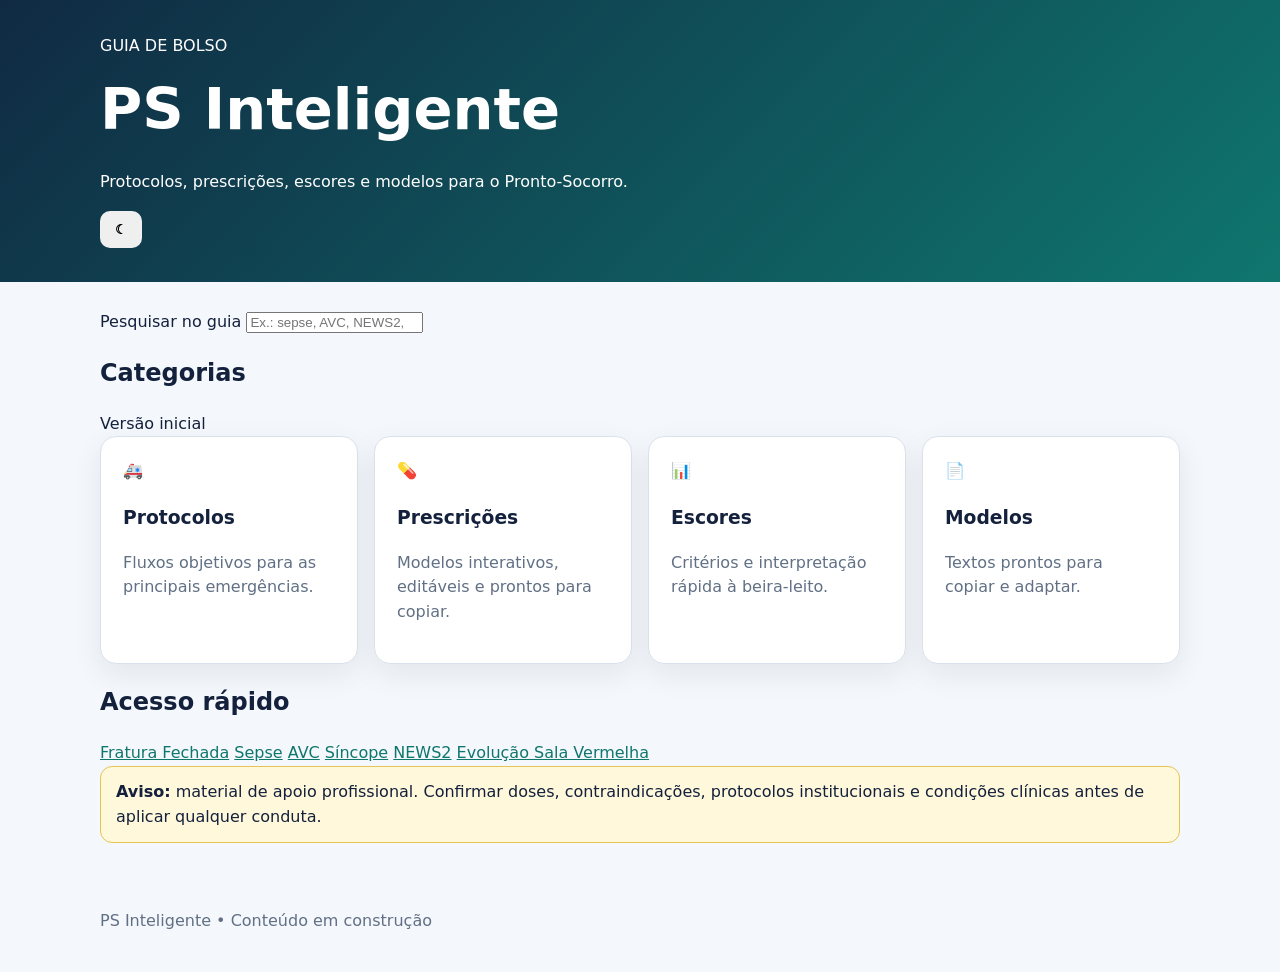
<file: index.html>
<!DOCTYPE html>
<html lang="pt-BR">
<head>
  <meta charset="UTF-8">
  <meta name="viewport" content="width=device-width, initial-scale=1.0">
  <meta name="description" content="Guia rápido para atendimento no pronto-socorro.">
  <title>PS Inteligente</title>
  <link rel="stylesheet" href="assets/style.css">
</head>
<body>
  <header class="topbar">
    <div class="container hero">
      <div>
        <span class="eyebrow">GUIA DE BOLSO</span>
        <h1>PS Inteligente</h1>
        <p>Protocolos, prescrições, escores e modelos para o Pronto-Socorro.</p>
      </div>
      <button id="themeButton" class="theme-button" type="button" aria-label="Alternar tema">☾</button>
    </div>
  </header>

  <main class="container">
    <section class="search-box">
      <label for="search">Pesquisar no guia</label>
      <input id="search" type="search" placeholder="Ex.: sepse, AVC, NEWS2, alta..." autocomplete="off">
      <p id="resultCount" class="muted"></p>
    </section>

    <section>
      <div class="section-heading">
        <h2>Categorias</h2>
        <span class="badge">Versão inicial</span>
      </div>

      <div id="cardGrid" class="grid">
        <a class="card searchable" data-search="protocolos sepse avc dor toracica sincope choque" href="protocolos/index.html">
          <div class="icon">🚑</div>
          <h3>Protocolos</h3>
          <p>Fluxos objetivos para as principais emergências.</p>
        </a>

        <a class="card searchable" data-search="prescricoes medicamentos doses diluicoes infusao fratura fechada" href="prescricoes/index.html">
          <div class="icon">💊</div>
          <h3>Prescrições</h3>
          <p>Modelos interativos, editáveis e prontos para copiar.</p>
        </a>

        <a class="card searchable" data-search="escores news2 heart wells curb65 glasgow" href="escores/index.html">
          <div class="icon">📊</div>
          <h3>Escores</h3>
          <p>Critérios e interpretação rápida à beira-leito.</p>
        </a>

        <a class="card searchable" data-search="modelos evolucao alta internacao transferencia obito" href="modelos/index.html">
          <div class="icon">📄</div>
          <h3>Modelos</h3>
          <p>Textos prontos para copiar e adaptar.</p>
        </a>
      </div>
    </section>

    <section class="quick-links">
      <h2>Acesso rápido</h2>
      <div class="link-list">
        <a class="searchable" data-search="fratura fechada prescrição ortopedia" href="prescricoes/fratura-fechada.html">Fratura Fechada</a>
        <a class="searchable" data-search="sepse protocolo" href="protocolos/sepse.html">Sepse</a>
        <a class="searchable" data-search="avc protocolo" href="protocolos/avc.html">AVC</a>
        <a class="searchable" data-search="sincope protocolo" href="protocolos/sincope.html">Síncope</a>
        <a class="searchable" data-search="news2 escore" href="escores/news2.html">NEWS2</a>
        <a class="searchable" data-search="evolucao sala vermelha modelo" href="modelos/evolucao-sala-vermelha.html">Evolução Sala Vermelha</a>
      </div>
    </section>

    <aside class="warning">
      <strong>Aviso:</strong> material de apoio profissional. Confirmar doses, contraindicações, protocolos institucionais e condições clínicas antes de aplicar qualquer conduta.
    </aside>
  </main>

  <footer>
    <div class="container">
      <p>PS Inteligente • Conteúdo em construção</p>
    </div>
  </footer>

  <script src="assets/script.js"></script>
</body>
</html>
</file>
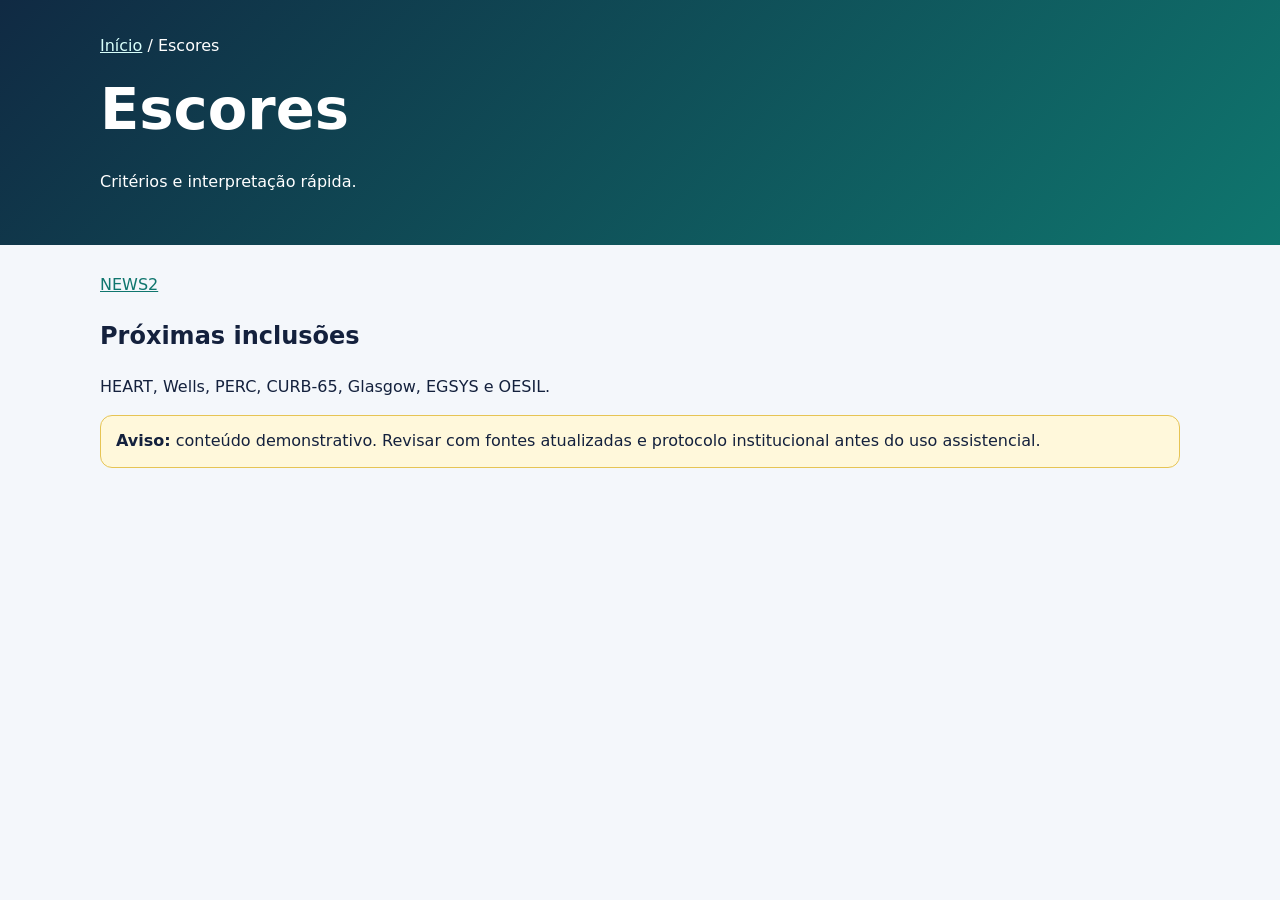
<file: escores/index.html>
<!DOCTYPE html>
<html lang="pt-BR">
<head>
  <meta charset="UTF-8">
  <meta name="viewport" content="width=device-width, initial-scale=1.0">
  <title>Escores • PS Inteligente</title>
  <link rel="stylesheet" href="../assets/style.css">
</head>
<body>
  <header class="page-header">
    <div class="container">
      <div class="breadcrumbs"><a href="../index.html">Início</a> / Escores</div>
      <h1>Escores</h1>
      <p>Critérios e interpretação rápida.</p>
    </div>
  </header>
  <main class="container">
    <article class="content">
      
    <div class="link-list">
      <a href="news2.html">NEWS2</a>
    </div>
    <h2>Próximas inclusões</h2>
    <p>HEART, Wells, PERC, CURB-65, Glasgow, EGSYS e OESIL.</p>
    
      <aside class="warning"><strong>Aviso:</strong> conteúdo demonstrativo. Revisar com fontes atualizadas e protocolo institucional antes do uso assistencial.</aside>
    </article>
  </main>
  <script src="../assets/script.js"></script>
</body>
</html>
</file>
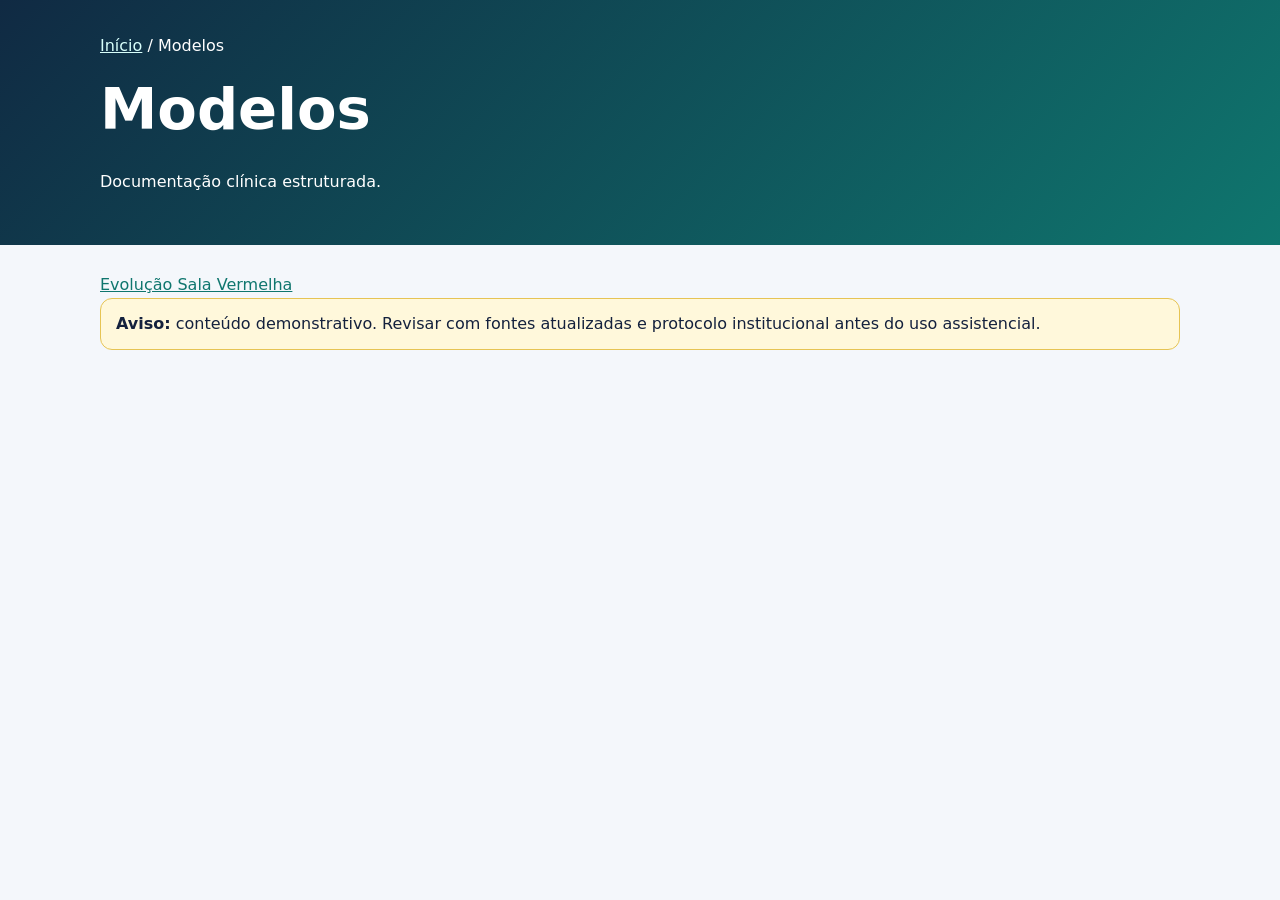
<file: modelos/index.html>
<!DOCTYPE html>
<html lang="pt-BR">
<head>
  <meta charset="UTF-8">
  <meta name="viewport" content="width=device-width, initial-scale=1.0">
  <title>Modelos • PS Inteligente</title>
  <link rel="stylesheet" href="../assets/style.css">
</head>
<body>
  <header class="page-header">
    <div class="container">
      <div class="breadcrumbs"><a href="../index.html">Início</a> / Modelos</div>
      <h1>Modelos</h1>
      <p>Documentação clínica estruturada.</p>
    </div>
  </header>
  <main class="container">
    <article class="content">
      
    <div class="link-list">
      <a href="evolucao-sala-vermelha.html">Evolução Sala Vermelha</a>
    </div>
    
      <aside class="warning"><strong>Aviso:</strong> conteúdo demonstrativo. Revisar com fontes atualizadas e protocolo institucional antes do uso assistencial.</aside>
    </article>
  </main>
  <script src="../assets/script.js"></script>
</body>
</html>
</file>
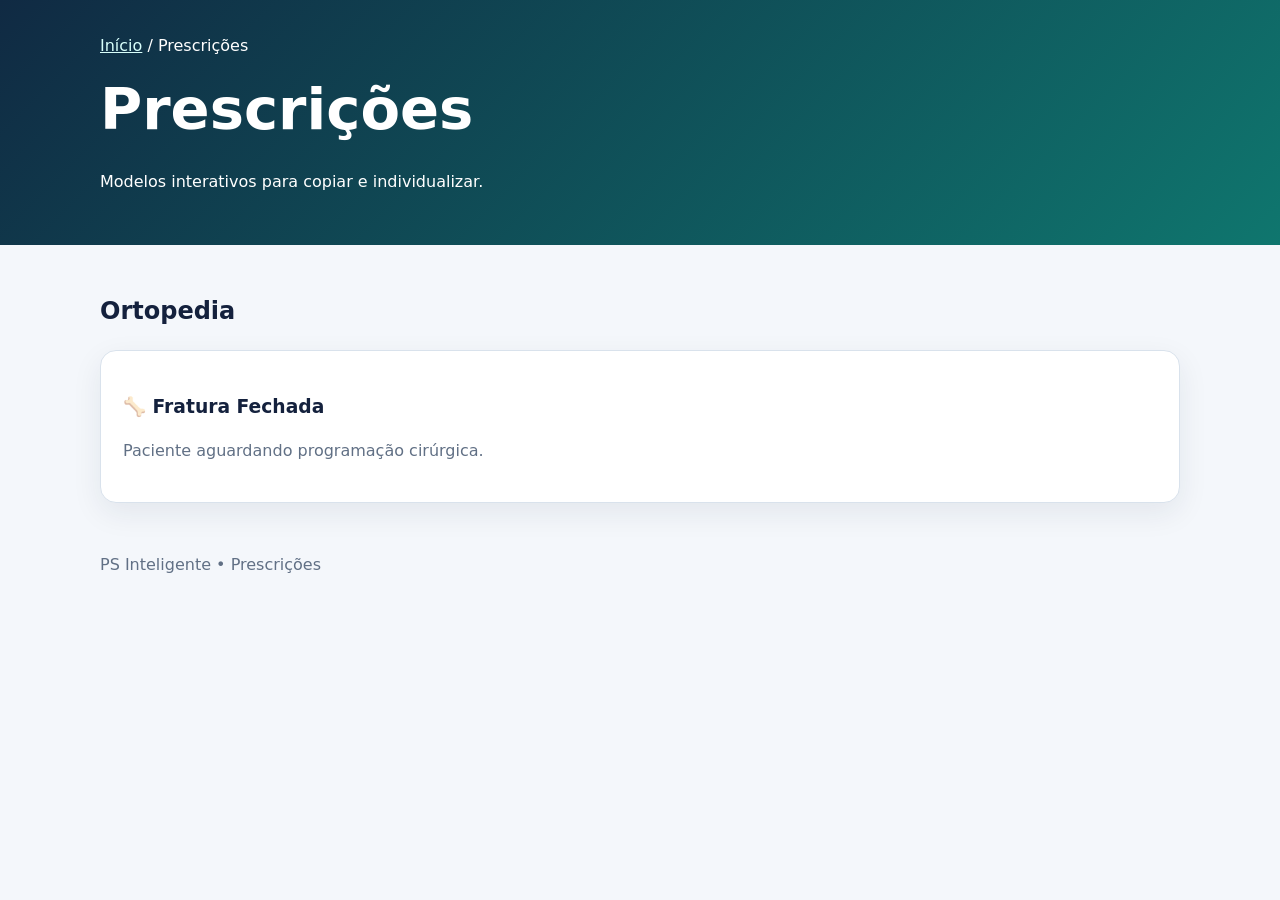
<file: prescricoes/index.html>
<!DOCTYPE html>
<html lang="pt-BR">
<head>
<meta charset="UTF-8"><meta name="viewport" content="width=device-width,initial-scale=1">
<title>Prescrições • PS Inteligente</title>
<link rel="stylesheet" href="../assets/style.css">
</head>
<body>
<header><div class="container"><div class="breadcrumbs"><a href="../index.html">Início</a> / Prescrições</div><h1>Prescrições</h1><p>Modelos interativos para copiar e individualizar.</p></div></header>
<main class="container">
  <h2>Ortopedia</h2>
  <div class="grid">
    <a class="card" href="fratura-fechada.html">
      <h3>🦴 Fratura Fechada</h3>
      <p>Paciente aguardando programação cirúrgica.</p>
    </a>
  </div>
</main>
<footer><div class="container">PS Inteligente • Prescrições</div></footer>
</body></html>
</file>
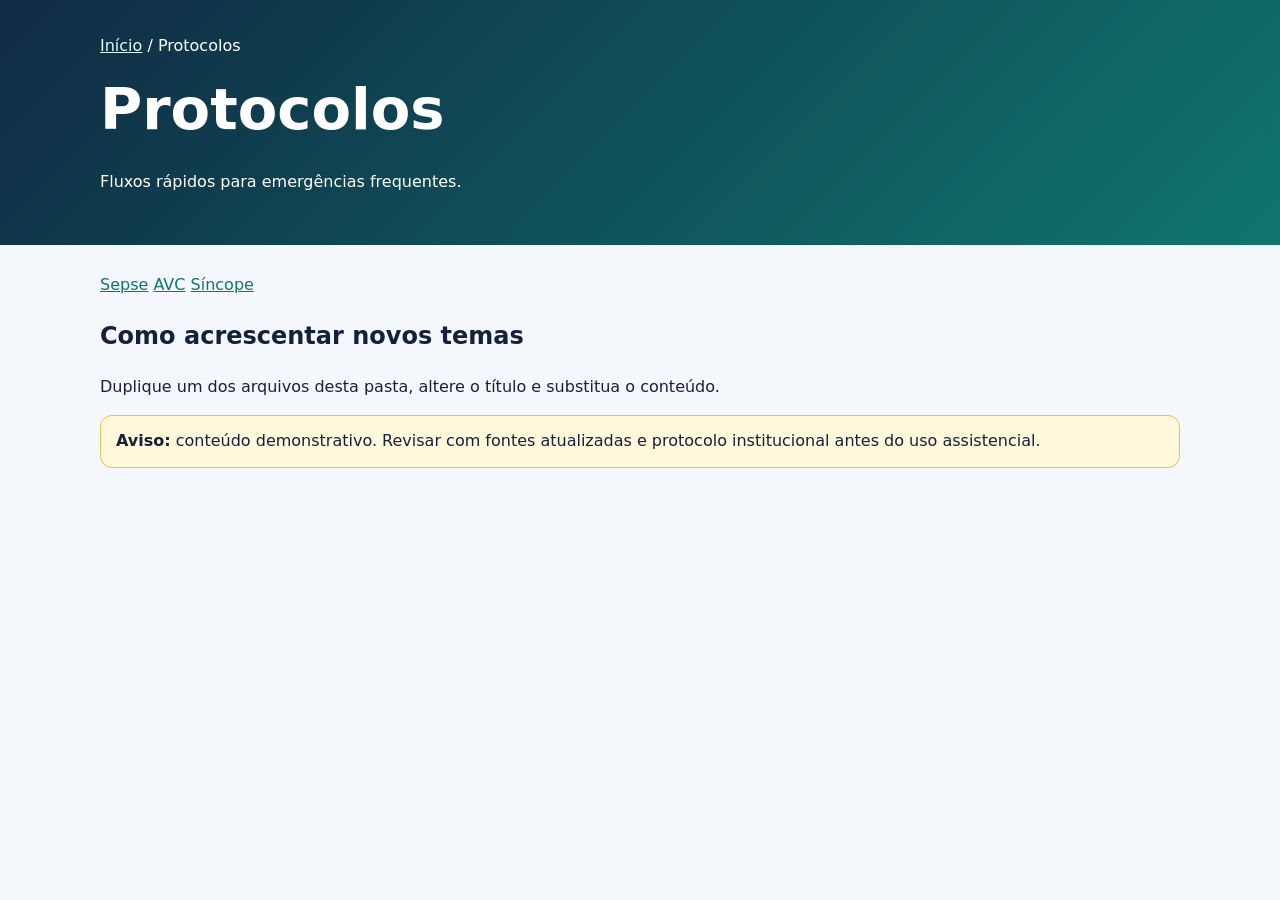
<file: protocolos/index.html>
<!DOCTYPE html>
<html lang="pt-BR">
<head>
  <meta charset="UTF-8">
  <meta name="viewport" content="width=device-width, initial-scale=1.0">
  <title>Protocolos • PS Inteligente</title>
  <link rel="stylesheet" href="../assets/style.css">
</head>
<body>
  <header class="page-header">
    <div class="container">
      <div class="breadcrumbs"><a href="../index.html">Início</a> / Protocolos</div>
      <h1>Protocolos</h1>
      <p>Fluxos rápidos para emergências frequentes.</p>
    </div>
  </header>
  <main class="container">
    <article class="content">
      
    <div class="link-list">
      <a href="sepse.html">Sepse</a>
      <a href="avc.html">AVC</a>
      <a href="sincope.html">Síncope</a>
    </div>
    <h2>Como acrescentar novos temas</h2>
    <p>Duplique um dos arquivos desta pasta, altere o título e substitua o conteúdo.</p>
    
      <aside class="warning"><strong>Aviso:</strong> conteúdo demonstrativo. Revisar com fontes atualizadas e protocolo institucional antes do uso assistencial.</aside>
    </article>
  </main>
  <script src="../assets/script.js"></script>
</body>
</html>
</file>
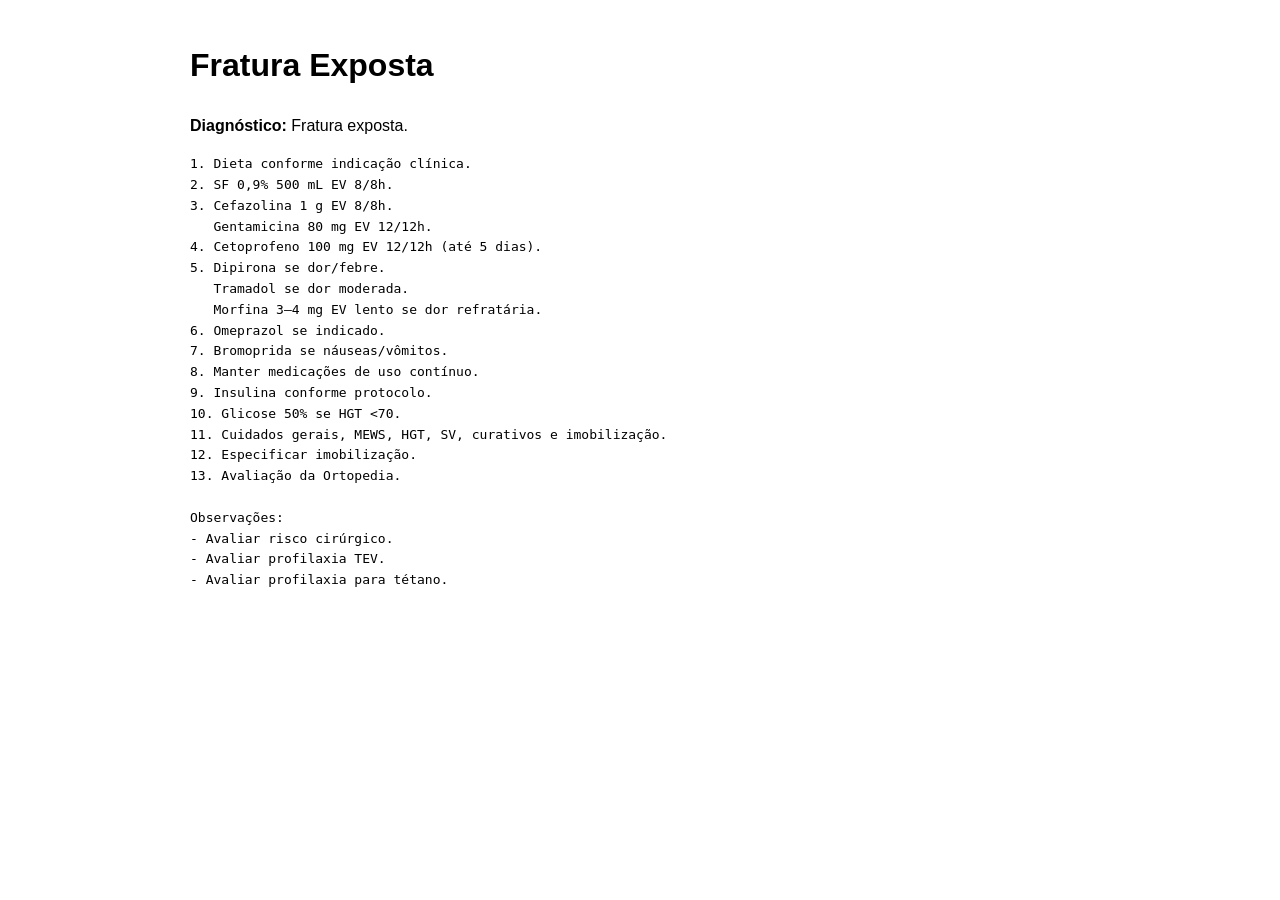
<file: fratura-exposta.html>
<!DOCTYPE html>
<html lang="pt-BR"><meta charset="utf-8">
<title>Fratura Exposta</title>
<body style="font-family:Arial;max-width:900px;margin:40px auto;line-height:1.6">
<h1>Fratura Exposta</h1>
<p><b>Diagnóstico:</b> Fratura exposta.</p>
<pre style="white-space:pre-wrap">
1. Dieta conforme indicação clínica.
2. SF 0,9% 500 mL EV 8/8h.
3. Cefazolina 1 g EV 8/8h.
   Gentamicina 80 mg EV 12/12h.
4. Cetoprofeno 100 mg EV 12/12h (até 5 dias).
5. Dipirona se dor/febre.
   Tramadol se dor moderada.
   Morfina 3–4 mg EV lento se dor refratária.
6. Omeprazol se indicado.
7. Bromoprida se náuseas/vômitos.
8. Manter medicações de uso contínuo.
9. Insulina conforme protocolo.
10. Glicose 50% se HGT &lt;70.
11. Cuidados gerais, MEWS, HGT, SV, curativos e imobilização.
12. Especificar imobilização.
13. Avaliação da Ortopedia.

Observações:
- Avaliar risco cirúrgico.
- Avaliar profilaxia TEV.
- Avaliar profilaxia para tétano.
</pre>
</body></html>
</file>
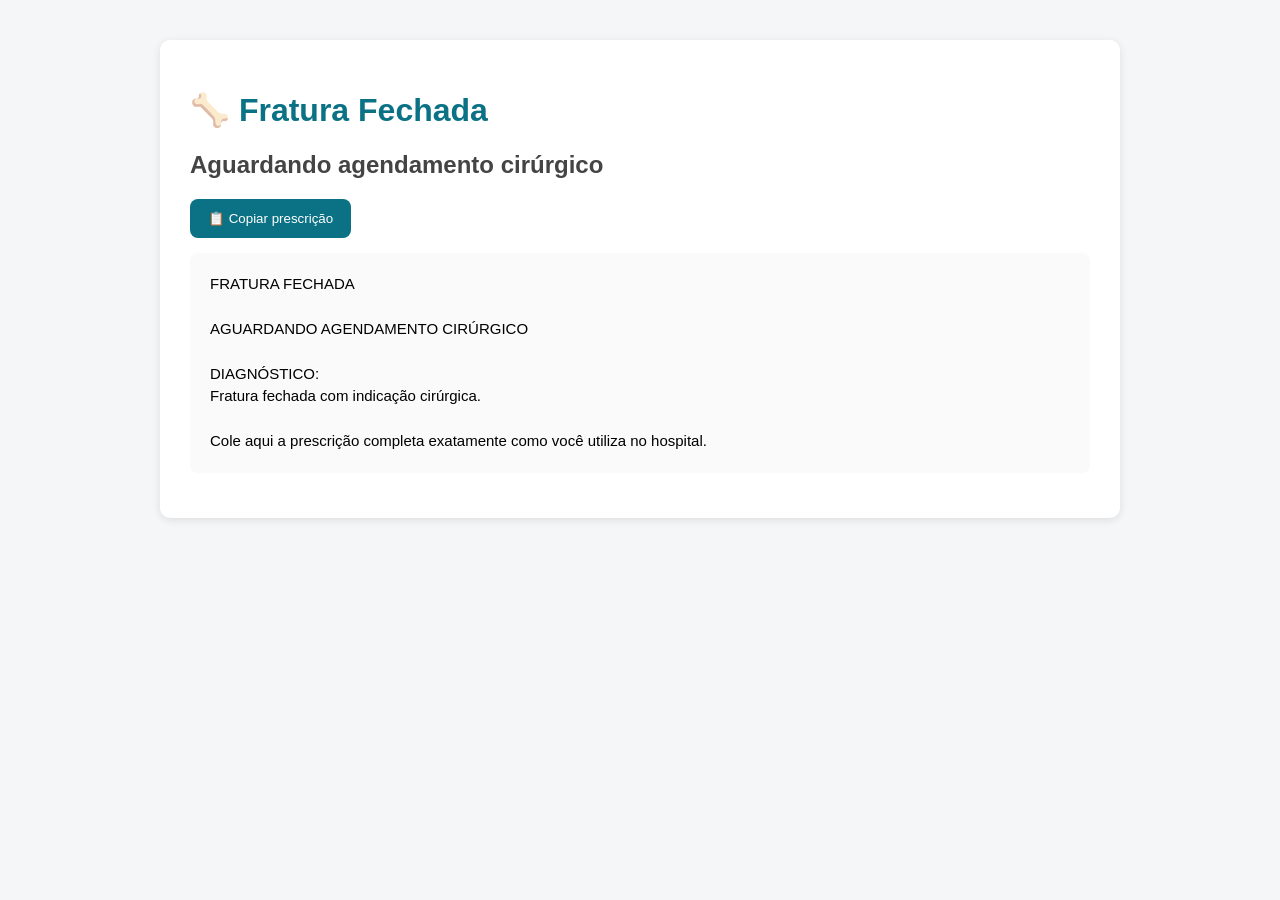
<file: fratura-fechada.html>
<!DOCTYPE html>
<html lang="pt-BR">
<head>
<meta charset="UTF-8">
<meta name="viewport" content="width=device-width,initial-scale=1">
<title>Fratura Fechada</title>
<style>
body{font-family:Arial,sans-serif;background:#f4f6f8;margin:0}
.container{max-width:900px;margin:40px auto;background:#fff;padding:30px;border-radius:10px;box-shadow:0 2px 8px rgba(0,0,0,.1)}
h1{color:#0b7285}h2{color:#444}
pre{white-space:pre-wrap;font-family:Arial;font-size:15px;line-height:1.5;background:#fafafa;padding:20px;border-radius:8px}
button{background:#0b7285;color:#fff;border:none;padding:12px 18px;border-radius:8px;cursor:pointer}
</style>
</head>
<body>
<div class="container">
<h1>🦴 Fratura Fechada</h1>
<h2>Aguardando agendamento cirúrgico</h2>
<button onclick="navigator.clipboard.writeText(document.getElementById('txt').innerText)">📋 Copiar prescrição</button>
<pre id="txt">
FRATURA FECHADA

AGUARDANDO AGENDAMENTO CIRÚRGICO

DIAGNÓSTICO:
Fratura fechada com indicação cirúrgica.

Cole aqui a prescrição completa exatamente como você utiliza no hospital.
</pre>
</div>
</body>
</html>
</file>
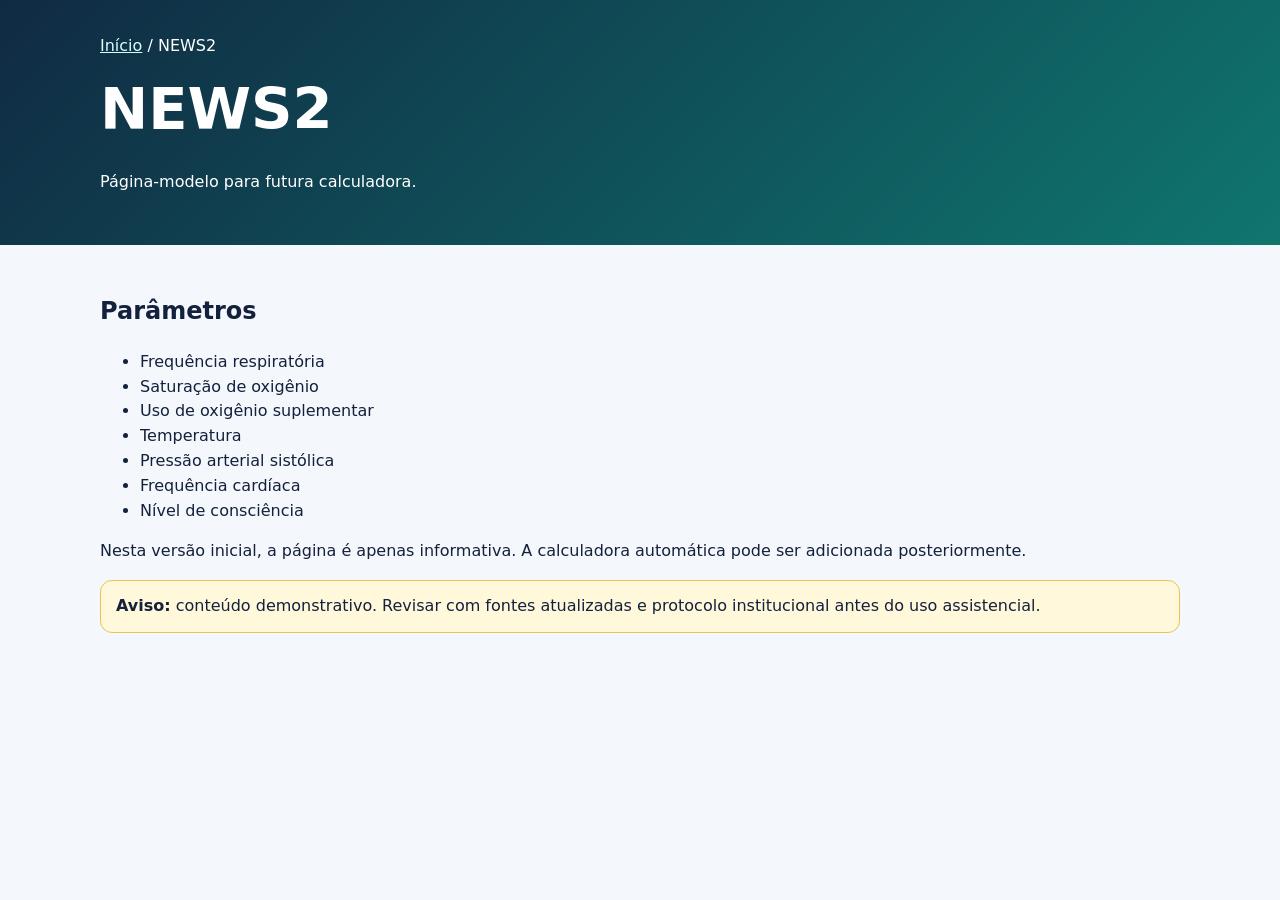
<file: escores/news2.html>
<!DOCTYPE html>
<html lang="pt-BR">
<head>
  <meta charset="UTF-8">
  <meta name="viewport" content="width=device-width, initial-scale=1.0">
  <title>NEWS2 • PS Inteligente</title>
  <link rel="stylesheet" href="../assets/style.css">
</head>
<body>
  <header class="page-header">
    <div class="container">
      <div class="breadcrumbs"><a href="../index.html">Início</a> / NEWS2</div>
      <h1>NEWS2</h1>
      <p>Página-modelo para futura calculadora.</p>
    </div>
  </header>
  <main class="container">
    <article class="content">
      
    <h2>Parâmetros</h2>
    <ul>
      <li>Frequência respiratória</li>
      <li>Saturação de oxigênio</li>
      <li>Uso de oxigênio suplementar</li>
      <li>Temperatura</li>
      <li>Pressão arterial sistólica</li>
      <li>Frequência cardíaca</li>
      <li>Nível de consciência</li>
    </ul>
    <p>Nesta versão inicial, a página é apenas informativa. A calculadora automática pode ser adicionada posteriormente.</p>
    
      <aside class="warning"><strong>Aviso:</strong> conteúdo demonstrativo. Revisar com fontes atualizadas e protocolo institucional antes do uso assistencial.</aside>
    </article>
  </main>
  <script src="../assets/script.js"></script>
</body>
</html>
</file>
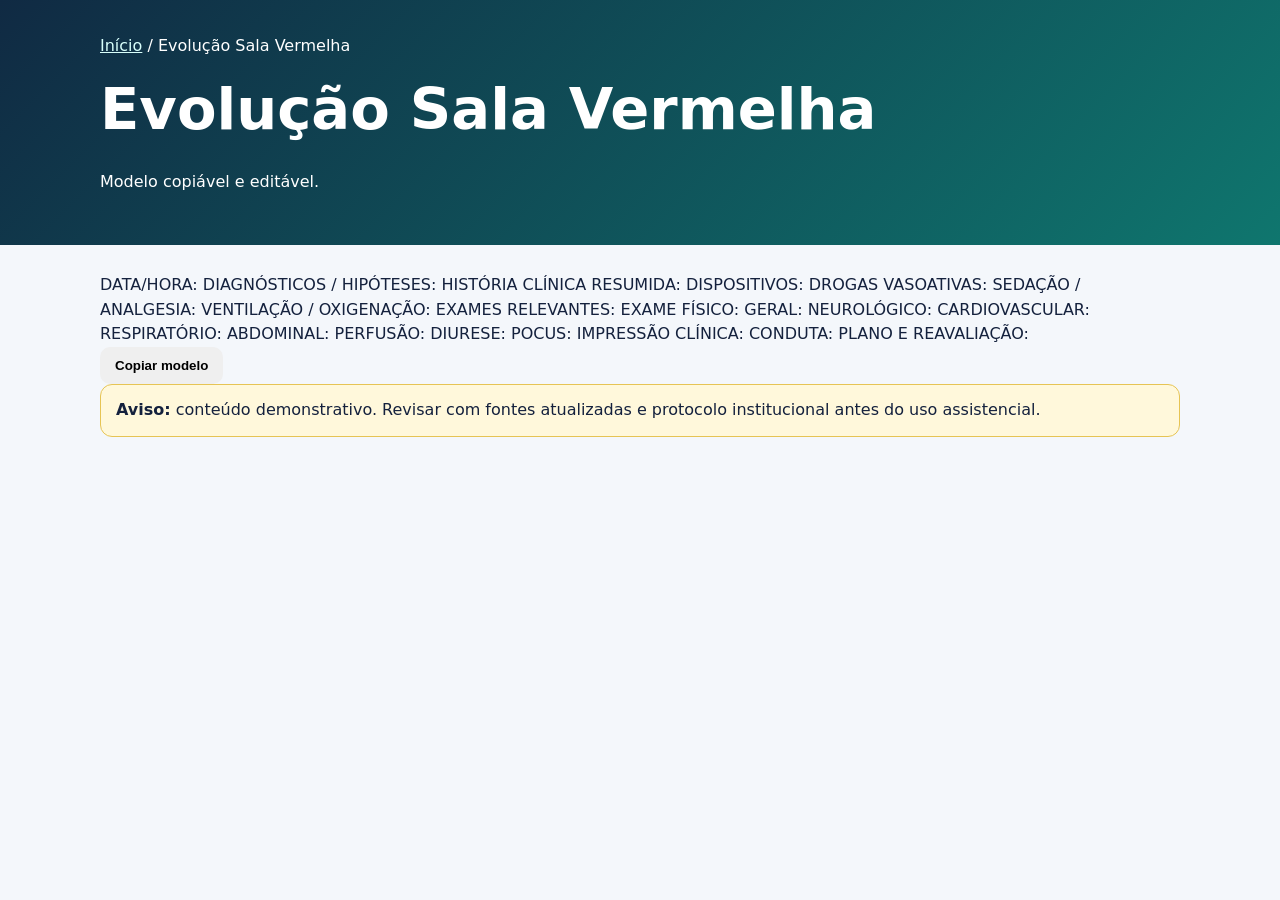
<file: modelos/evolucao-sala-vermelha.html>
<!DOCTYPE html>
<html lang="pt-BR">
<head>
  <meta charset="UTF-8">
  <meta name="viewport" content="width=device-width, initial-scale=1.0">
  <title>Evolução Sala Vermelha • PS Inteligente</title>
  <link rel="stylesheet" href="../assets/style.css">
</head>
<body>
  <header class="page-header">
    <div class="container">
      <div class="breadcrumbs"><a href="../index.html">Início</a> / Evolução Sala Vermelha</div>
      <h1>Evolução Sala Vermelha</h1>
      <p>Modelo copiável e editável.</p>
    </div>
  </header>
  <main class="container">
    <article class="content">
      
    <div id="evolucao" class="copy-box">DATA/HORA:

DIAGNÓSTICOS / HIPÓTESES:

HISTÓRIA CLÍNICA RESUMIDA:

DISPOSITIVOS:

DROGAS VASOATIVAS:

SEDAÇÃO / ANALGESIA:

VENTILAÇÃO / OXIGENAÇÃO:

EXAMES RELEVANTES:

EXAME FÍSICO:
GERAL:
NEUROLÓGICO:
CARDIOVASCULAR:
RESPIRATÓRIO:
ABDOMINAL:
PERFUSÃO:
DIURESE:

POCUS:

IMPRESSÃO CLÍNICA:

CONDUTA:

PLANO E REAVALIAÇÃO:</div>
    <button class="copy-button" data-copy="evolucao">Copiar modelo</button>
    
      <aside class="warning"><strong>Aviso:</strong> conteúdo demonstrativo. Revisar com fontes atualizadas e protocolo institucional antes do uso assistencial.</aside>
    </article>
  </main>
  <script src="../assets/script.js"></script>
</body>
</html>
</file>
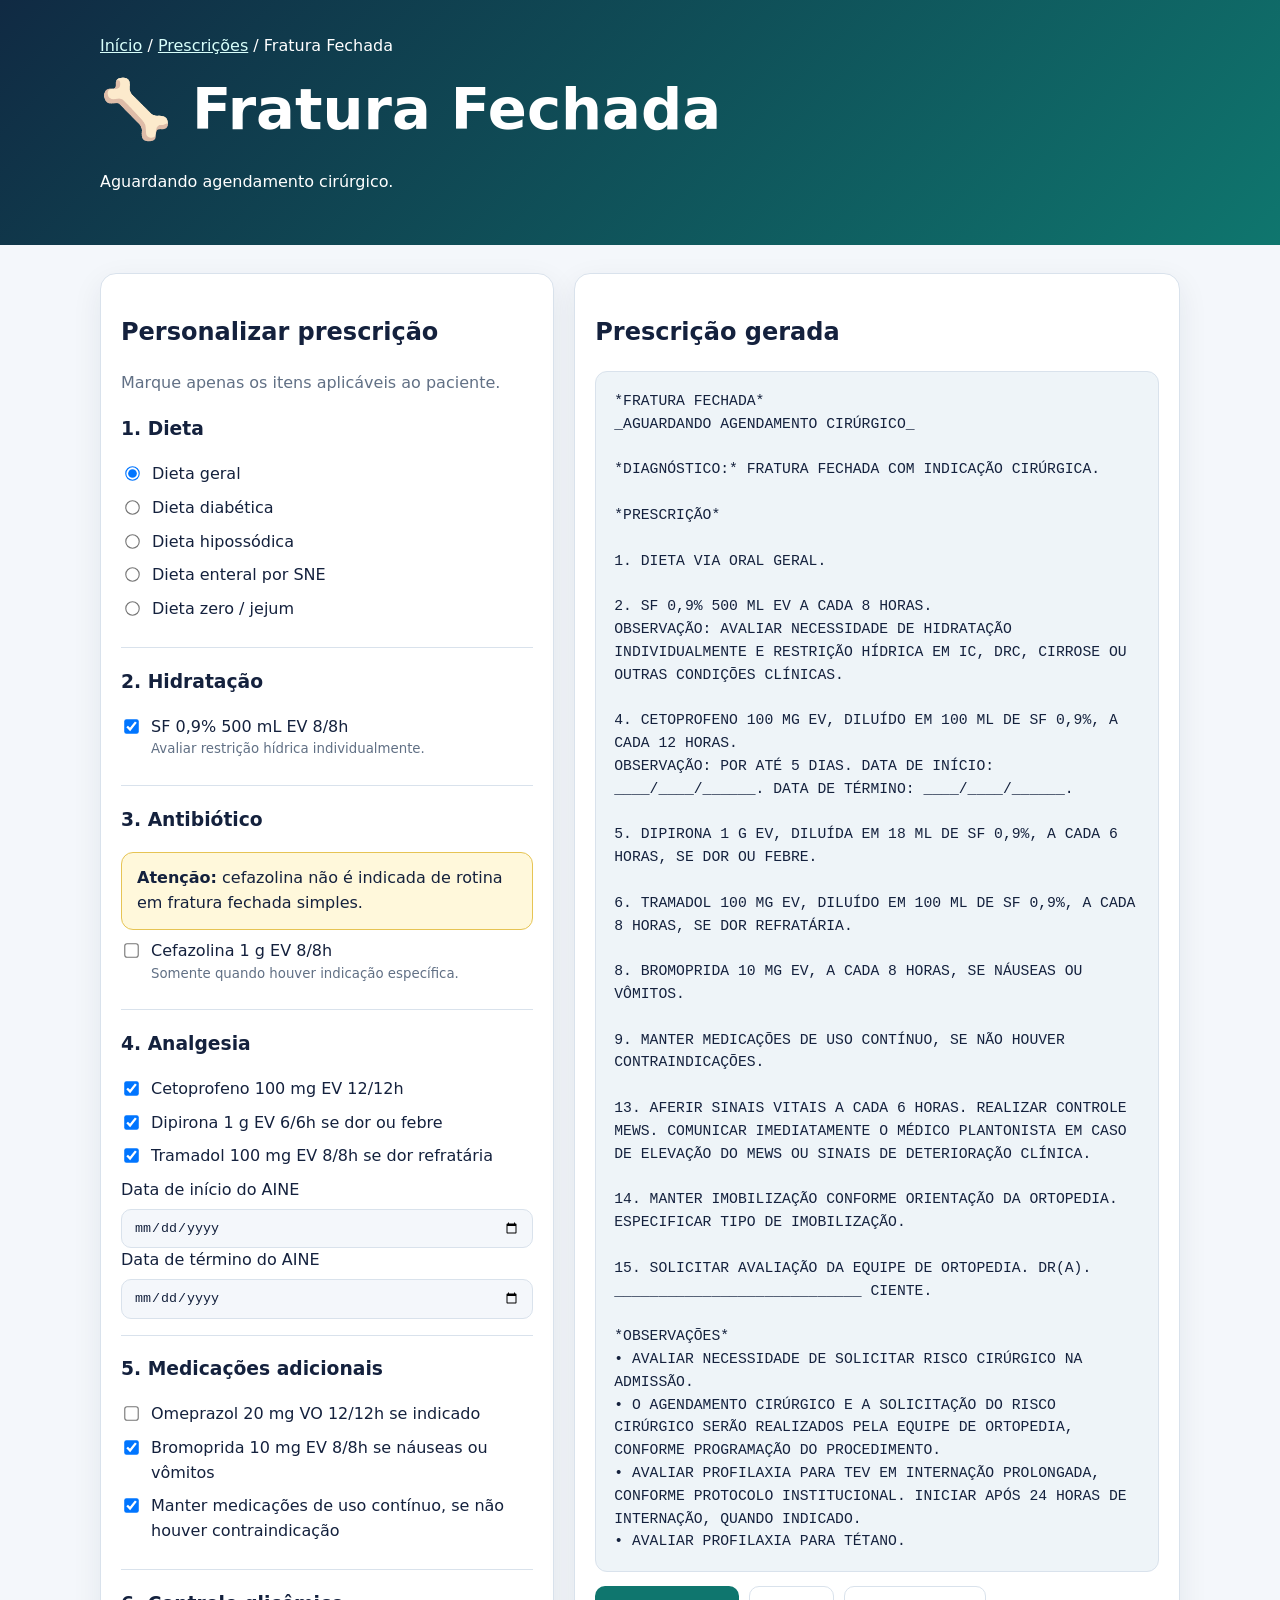
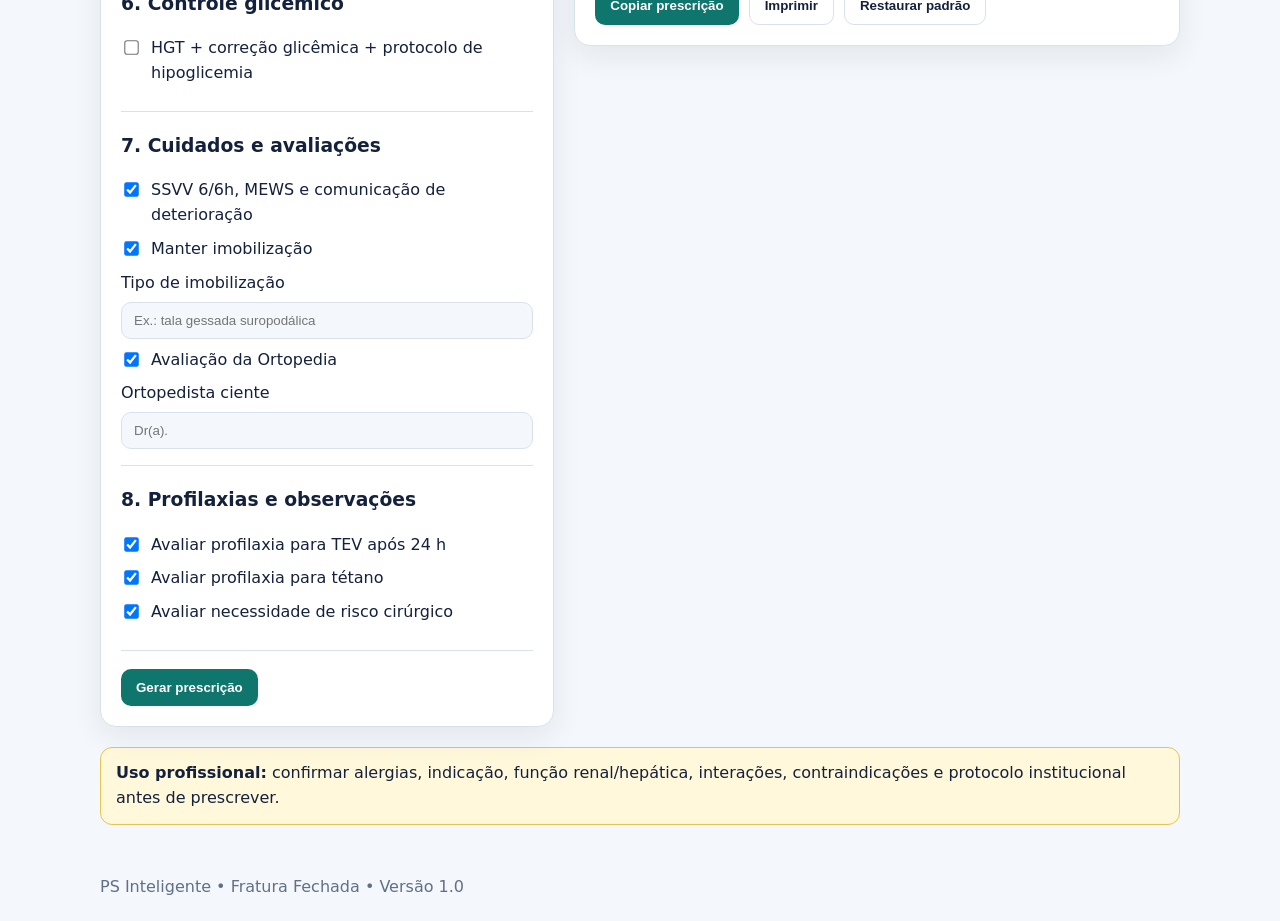
<file: prescricoes/fratura-fechada.html>
<!DOCTYPE html>
<html lang="pt-BR">
<head>
<meta charset="UTF-8"><meta name="viewport" content="width=device-width,initial-scale=1">
<title>Fratura Fechada • PS Inteligente</title>
<link rel="stylesheet" href="../assets/style.css">
</head>
<body>
<header>
  <div class="container">
    <div class="breadcrumbs"><a href="../index.html">Início</a> / <a href="index.html">Prescrições</a> / Fratura Fechada</div>
    <h1>🦴 Fratura Fechada</h1>
    <p>Aguardando agendamento cirúrgico.</p>
  </div>
</header>

<main class="container">
<div class="rx-layout">
<section class="panel controls">
<h2>Personalizar prescrição</h2>
<p class="muted">Marque apenas os itens aplicáveis ao paciente.</p>

<div class="group"><h3>1. Dieta</h3>
<label class="option"><input type="radio" name="diet" value="geral" checked><span>Dieta geral</span></label>
<label class="option"><input type="radio" name="diet" value="diabetica"><span>Dieta diabética</span></label>
<label class="option"><input type="radio" name="diet" value="hipossodica"><span>Dieta hipossódica</span></label>
<label class="option"><input type="radio" name="diet" value="enteral"><span>Dieta enteral por SNE</span></label>
<label class="option"><input type="radio" name="diet" value="zero"><span>Dieta zero / jejum</span></label>
</div>

<div class="group"><h3>2. Hidratação</h3>
<label class="option"><input id="hydration" type="checkbox" checked><span>SF 0,9% 500 mL EV 8/8h<small>Avaliar restrição hídrica individualmente.</small></span></label>
</div>

<div class="group"><h3>3. Antibiótico</h3>
<div class="alert"><strong>Atenção:</strong> cefazolina não é indicada de rotina em fratura fechada simples.</div>
<label class="option"><input id="cefazolin" type="checkbox"><span>Cefazolina 1 g EV 8/8h<small>Somente quando houver indicação específica.</small></span></label>
</div>

<div class="group"><h3>4. Analgesia</h3>
<label class="option"><input id="ketoprofen" type="checkbox" checked><span>Cetoprofeno 100 mg EV 12/12h</span></label>
<label class="option"><input id="dipyrone" type="checkbox" checked><span>Dipirona 1 g EV 6/6h se dor ou febre</span></label>
<label class="option"><input id="tramadol" type="checkbox" checked><span>Tramadol 100 mg EV 8/8h se dor refratária</span></label>
<label>Data de início do AINE<input id="startDate" class="field" type="date"></label>
<label>Data de término do AINE<input id="endDate" class="field" type="date"></label>
</div>

<div class="group"><h3>5. Medicações adicionais</h3>
<label class="option"><input id="omeprazole" type="checkbox"><span>Omeprazol 20 mg VO 12/12h se indicado</span></label>
<label class="option"><input id="bromopride" type="checkbox" checked><span>Bromoprida 10 mg EV 8/8h se náuseas ou vômitos</span></label>
<label class="option"><input id="continuous" type="checkbox" checked><span>Manter medicações de uso contínuo, se não houver contraindicação</span></label>
</div>

<div class="group"><h3>6. Controle glicêmico</h3>
<label class="option"><input id="glycemic" type="checkbox"><span>HGT + correção glicêmica + protocolo de hipoglicemia</span></label>
</div>

<div class="group"><h3>7. Cuidados e avaliações</h3>
<label class="option"><input id="generalCare" type="checkbox" checked><span>SSVV 6/6h, MEWS e comunicação de deterioração</span></label>
<label class="option"><input id="immobilization" type="checkbox" checked><span>Manter imobilização</span></label>
<label>Tipo de imobilização<input id="immobilizationType" class="field" placeholder="Ex.: tala gessada suropodálica"></label>
<label class="option"><input id="orthopedics" type="checkbox" checked><span>Avaliação da Ortopedia</span></label>
<label>Ortopedista ciente<input id="orthopedist" class="field" placeholder="Dr(a)."></label>
</div>

<div class="group"><h3>8. Profilaxias e observações</h3>
<label class="option"><input id="tev" type="checkbox" checked><span>Avaliar profilaxia para TEV após 24 h</span></label>
<label class="option"><input id="tetanus" type="checkbox" checked><span>Avaliar profilaxia para tétano</span></label>
<label class="option"><input id="surgicalRisk" type="checkbox" checked><span>Avaliar necessidade de risco cirúrgico</span></label>
</div>

<button id="generate" class="primary">Gerar prescrição</button>
</section>

<section class="panel">
<h2>Prescrição gerada</h2>
<div id="output" class="output"></div>
<div class="actions">
<button id="copy" class="primary">Copiar prescrição</button>
<button id="print" class="secondary">Imprimir</button>
<button id="reset" class="secondary">Restaurar padrão</button>
</div>
</section>
</div>

<aside class="warning" style="margin-top:20px">
<strong>Uso profissional:</strong> confirmar alergias, indicação, função renal/hepática, interações, contraindicações e protocolo institucional antes de prescrever.
</aside>
</main>

<footer><div class="container">PS Inteligente • Fratura Fechada • Versão 1.0</div></footer>

<script>
const $=id=>document.getElementById(id);
function dateBR(v){if(!v)return "____/____/______";const [y,m,d]=v.split("-");return `${d}/${m}/${y}`}
function diet(){
 const v=document.querySelector('input[name="diet"]:checked').value;
 return {
 geral:"DIETA VIA ORAL GERAL.",
 diabetica:"DIETA VIA ORAL PARA DIABÉTICO.",
 hipossodica:"DIETA VIA ORAL HIPOSSÓDICA.",
 enteral:"DIETA ENTERAL POR SNE: INICIAR A 30 ML/H + ÁGUA FILTRADA 300 ML A CADA 6 HORAS, SE INDICADO.",
 zero:"DIETA ZERO / MANTER JEJUM. SE NECESSÁRIO, MANTER SUPORTE ENERGÉTICO COM SG 10% EM BIC A 40 ML/H."
 }[v]
}
function generate(){
 const x=[];
 x.push("*FRATURA FECHADA*\n_AGUARDANDO AGENDAMENTO CIRÚRGICO_\n\n*DIAGNÓSTICO:* FRATURA FECHADA COM INDICAÇÃO CIRÚRGICA.\n\n*PRESCRIÇÃO*");
 x.push("1. "+diet());
 if($("hydration").checked)x.push("2. SF 0,9% 500 ML EV A CADA 8 HORAS.\nOBSERVAÇÃO: AVALIAR NECESSIDADE DE HIDRATAÇÃO INDIVIDUALMENTE E RESTRIÇÃO HÍDRICA EM IC, DRC, CIRROSE OU OUTRAS CONDIÇÕES CLÍNICAS.");
 if($("cefazolin").checked)x.push("3. CEFAZOLINA 1 G EV A CADA 8 HORAS, DILUÍDA EM 100 ML DE SF 0,9%, INFUNDIR EM 30 MINUTOS.\nOBSERVAÇÃO: UTILIZAR SOMENTE QUANDO INDICADO. NÃO HÁ INDICAÇÃO ROTINEIRA EM FRATURA FECHADA SIMPLES.");
 if($("ketoprofen").checked)x.push(`4. CETOPROFENO 100 MG EV, DILUÍDO EM 100 ML DE SF 0,9%, A CADA 12 HORAS.\nOBSERVAÇÃO: POR ATÉ 5 DIAS. DATA DE INÍCIO: ${dateBR($("startDate").value)}. DATA DE TÉRMINO: ${dateBR($("endDate").value)}.`);
 if($("dipyrone").checked)x.push("5. DIPIRONA 1 G EV, DILUÍDA EM 18 ML DE SF 0,9%, A CADA 6 HORAS, SE DOR OU FEBRE.");
 if($("tramadol").checked)x.push("6. TRAMADOL 100 MG EV, DILUÍDO EM 100 ML DE SF 0,9%, A CADA 8 HORAS, SE DOR REFRATÁRIA.");
 if($("omeprazole").checked)x.push("7. OMEPRAZOL 20 MG VO, A CADA 12 HORAS, SE INDICADO.\nOBSERVAÇÃO: UTILIZAR APENAS QUANDO HOUVER INDICAÇÃO CLÍNICA.");
 if($("bromopride").checked)x.push("8. BROMOPRIDA 10 MG EV, A CADA 8 HORAS, SE NÁUSEAS OU VÔMITOS.");
 if($("continuous").checked)x.push("9. MANTER MEDICAÇÕES DE USO CONTÍNUO, SE NÃO HOUVER CONTRAINDICAÇÕES.");
 if($("glycemic").checked)x.push("10. INSULINA REGULAR SC CONFORME PROTOCOLO INSTITUCIONAL DE CORREÇÃO GLICÊMICA.\nOBSERVAÇÃO: 181–210 MG/DL = 3 UI; 211–240 MG/DL = 6 UI; 241–270 MG/DL = 9 UI; 271–300 MG/DL = 12 UI; >300 MG/DL: AVISAR PLANTONISTA.\n11. GLICOSE 50% – 50 ML EV, SE GLICEMIA CAPILAR <70 MG/DL.\n12. HGT A CADA 6 HORAS.");
 if($("generalCare").checked)x.push("13. AFERIR SINAIS VITAIS A CADA 6 HORAS. REALIZAR CONTROLE MEWS. COMUNICAR IMEDIATAMENTE O MÉDICO PLANTONISTA EM CASO DE ELEVAÇÃO DO MEWS OU SINAIS DE DETERIORAÇÃO CLÍNICA.");
 if($("immobilization").checked){
  const t=$("immobilizationType").value.trim();
  x.push("14. MANTER IMOBILIZAÇÃO CONFORME ORIENTAÇÃO DA ORTOPEDIA. "+(t?("TIPO: "+t.toUpperCase()+"."):"ESPECIFICAR TIPO DE IMOBILIZAÇÃO."));
 }
 if($("orthopedics").checked){
  const d=$("orthopedist").value.trim();
  x.push("15. SOLICITAR AVALIAÇÃO DA EQUIPE DE ORTOPEDIA. "+(d?(d.toUpperCase()+" CIENTE."):"DR(A). ____________________________ CIENTE."));
 }
 const obs=[];
 if($("surgicalRisk").checked)obs.push("AVALIAR NECESSIDADE DE SOLICITAR RISCO CIRÚRGICO NA ADMISSÃO.");
 obs.push("O AGENDAMENTO CIRÚRGICO E A SOLICITAÇÃO DO RISCO CIRÚRGICO SERÃO REALIZADOS PELA EQUIPE DE ORTOPEDIA, CONFORME PROGRAMAÇÃO DO PROCEDIMENTO.");
 if($("tev").checked)obs.push("AVALIAR PROFILAXIA PARA TEV EM INTERNAÇÃO PROLONGADA, CONFORME PROTOCOLO INSTITUCIONAL. INICIAR APÓS 24 HORAS DE INTERNAÇÃO, QUANDO INDICADO.");
 if($("tetanus").checked)obs.push("AVALIAR PROFILAXIA PARA TÉTANO.");
 x.push("*OBSERVAÇÕES*\n"+obs.map(v=>"• "+v).join("\n"));
 $("output").innerText=x.join("\n\n");
}
$("generate").onclick=generate;
$("copy").onclick=async()=>{await navigator.clipboard.writeText($("output").innerText);$("copy").innerText="Copiado!";setTimeout(()=>$("copy").innerText="Copiar prescrição",1400)};
$("print").onclick=()=>window.print();
$("reset").onclick=()=>location.reload();
generate();
</script>
</body>
</html>
</file>
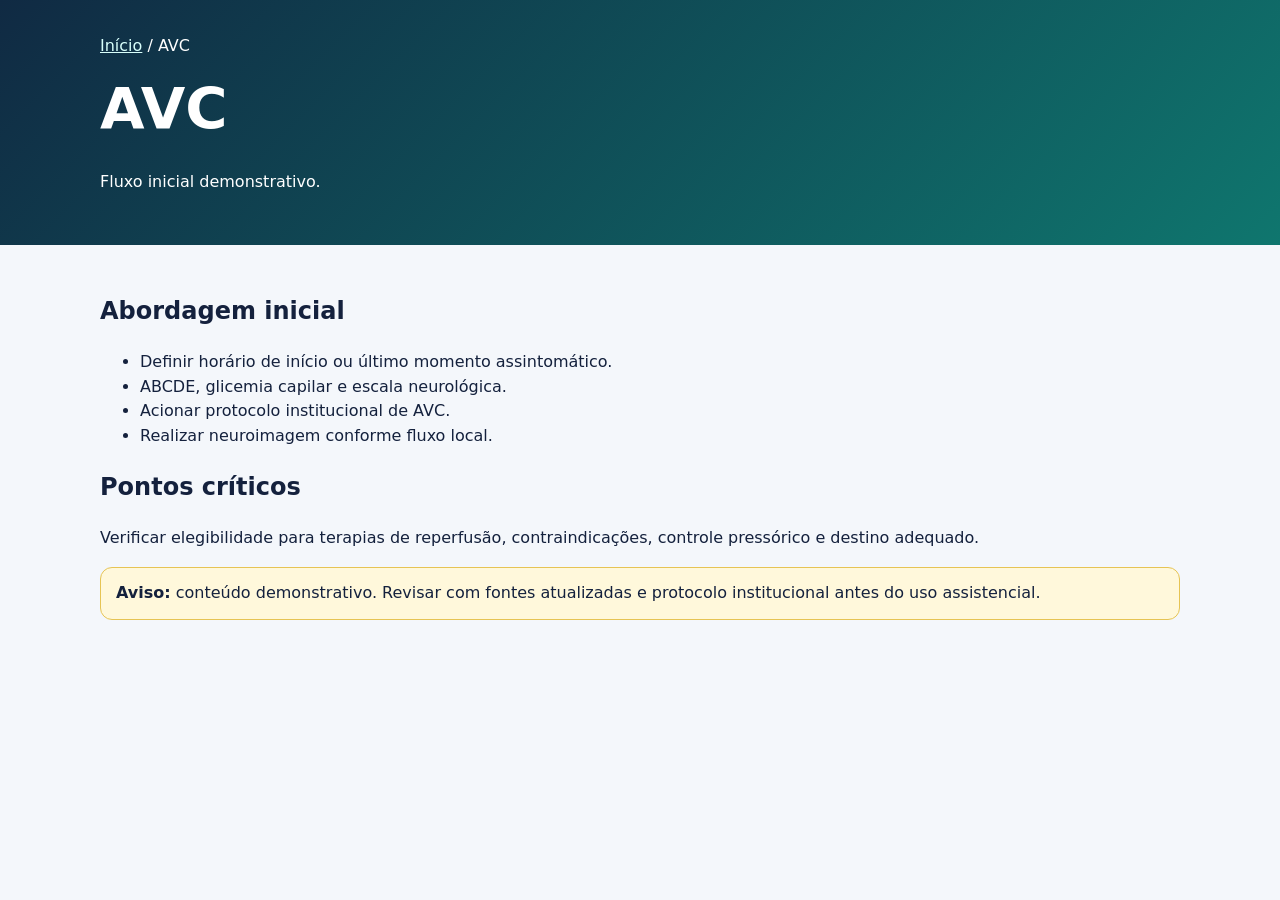
<file: protocolos/avc.html>
<!DOCTYPE html>
<html lang="pt-BR">
<head>
  <meta charset="UTF-8">
  <meta name="viewport" content="width=device-width, initial-scale=1.0">
  <title>AVC • PS Inteligente</title>
  <link rel="stylesheet" href="../assets/style.css">
</head>
<body>
  <header class="page-header">
    <div class="container">
      <div class="breadcrumbs"><a href="../index.html">Início</a> / AVC</div>
      <h1>AVC</h1>
      <p>Fluxo inicial demonstrativo.</p>
    </div>
  </header>
  <main class="container">
    <article class="content">
      
    <h2>Abordagem inicial</h2>
    <ul>
      <li>Definir horário de início ou último momento assintomático.</li>
      <li>ABCDE, glicemia capilar e escala neurológica.</li>
      <li>Acionar protocolo institucional de AVC.</li>
      <li>Realizar neuroimagem conforme fluxo local.</li>
    </ul>
    <h2>Pontos críticos</h2>
    <p>Verificar elegibilidade para terapias de reperfusão, contraindicações, controle pressórico e destino adequado.</p>
    
      <aside class="warning"><strong>Aviso:</strong> conteúdo demonstrativo. Revisar com fontes atualizadas e protocolo institucional antes do uso assistencial.</aside>
    </article>
  </main>
  <script src="../assets/script.js"></script>
</body>
</html>
</file>
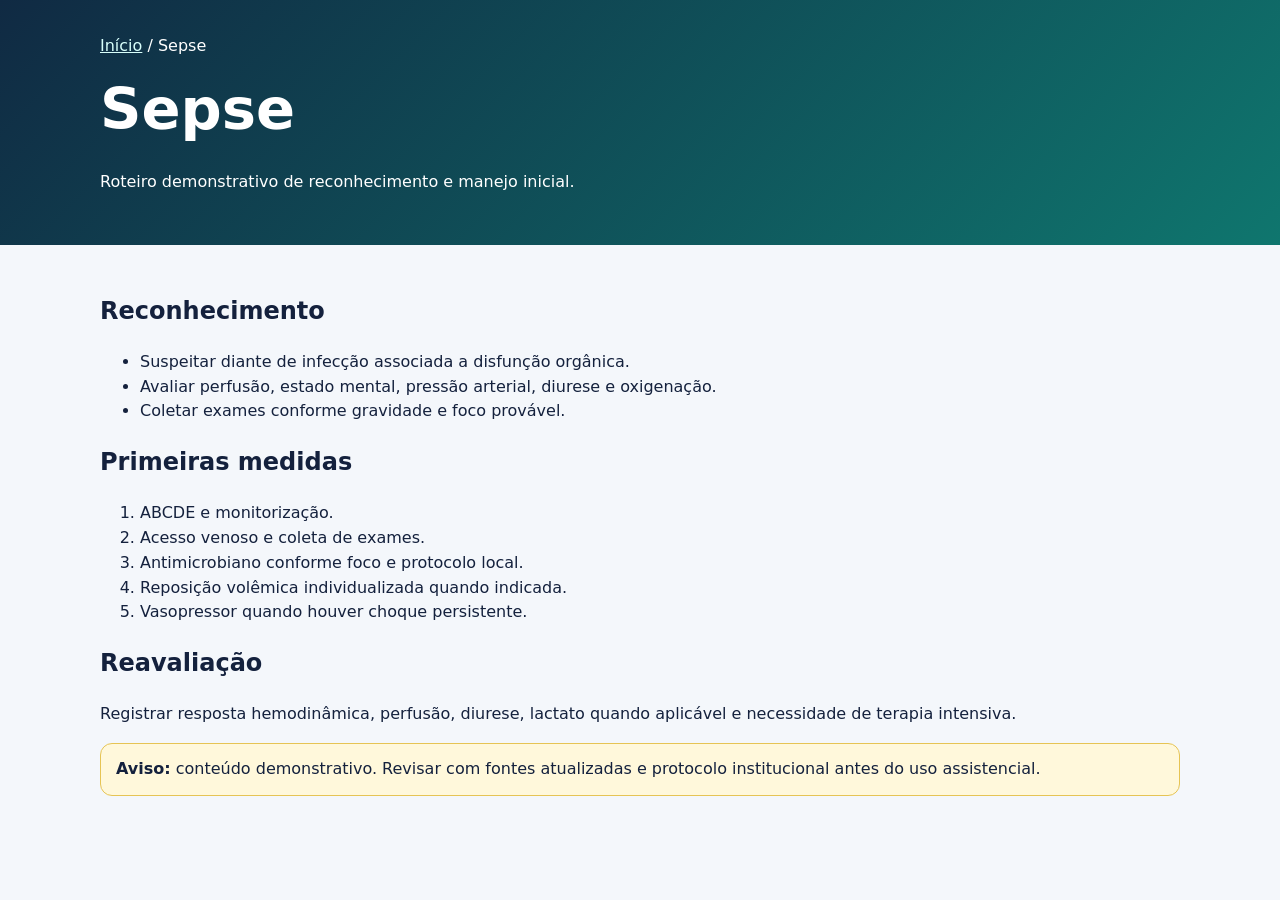
<file: protocolos/sepse.html>
<!DOCTYPE html>
<html lang="pt-BR">
<head>
  <meta charset="UTF-8">
  <meta name="viewport" content="width=device-width, initial-scale=1.0">
  <title>Sepse • PS Inteligente</title>
  <link rel="stylesheet" href="../assets/style.css">
</head>
<body>
  <header class="page-header">
    <div class="container">
      <div class="breadcrumbs"><a href="../index.html">Início</a> / Sepse</div>
      <h1>Sepse</h1>
      <p>Roteiro demonstrativo de reconhecimento e manejo inicial.</p>
    </div>
  </header>
  <main class="container">
    <article class="content">
      
    <h2>Reconhecimento</h2>
    <ul>
      <li>Suspeitar diante de infecção associada a disfunção orgânica.</li>
      <li>Avaliar perfusão, estado mental, pressão arterial, diurese e oxigenação.</li>
      <li>Coletar exames conforme gravidade e foco provável.</li>
    </ul>
    <h2>Primeiras medidas</h2>
    <ol>
      <li>ABCDE e monitorização.</li>
      <li>Acesso venoso e coleta de exames.</li>
      <li>Antimicrobiano conforme foco e protocolo local.</li>
      <li>Reposição volêmica individualizada quando indicada.</li>
      <li>Vasopressor quando houver choque persistente.</li>
    </ol>
    <h2>Reavaliação</h2>
    <p>Registrar resposta hemodinâmica, perfusão, diurese, lactato quando aplicável e necessidade de terapia intensiva.</p>
    
      <aside class="warning"><strong>Aviso:</strong> conteúdo demonstrativo. Revisar com fontes atualizadas e protocolo institucional antes do uso assistencial.</aside>
    </article>
  </main>
  <script src="../assets/script.js"></script>
</body>
</html>
</file>
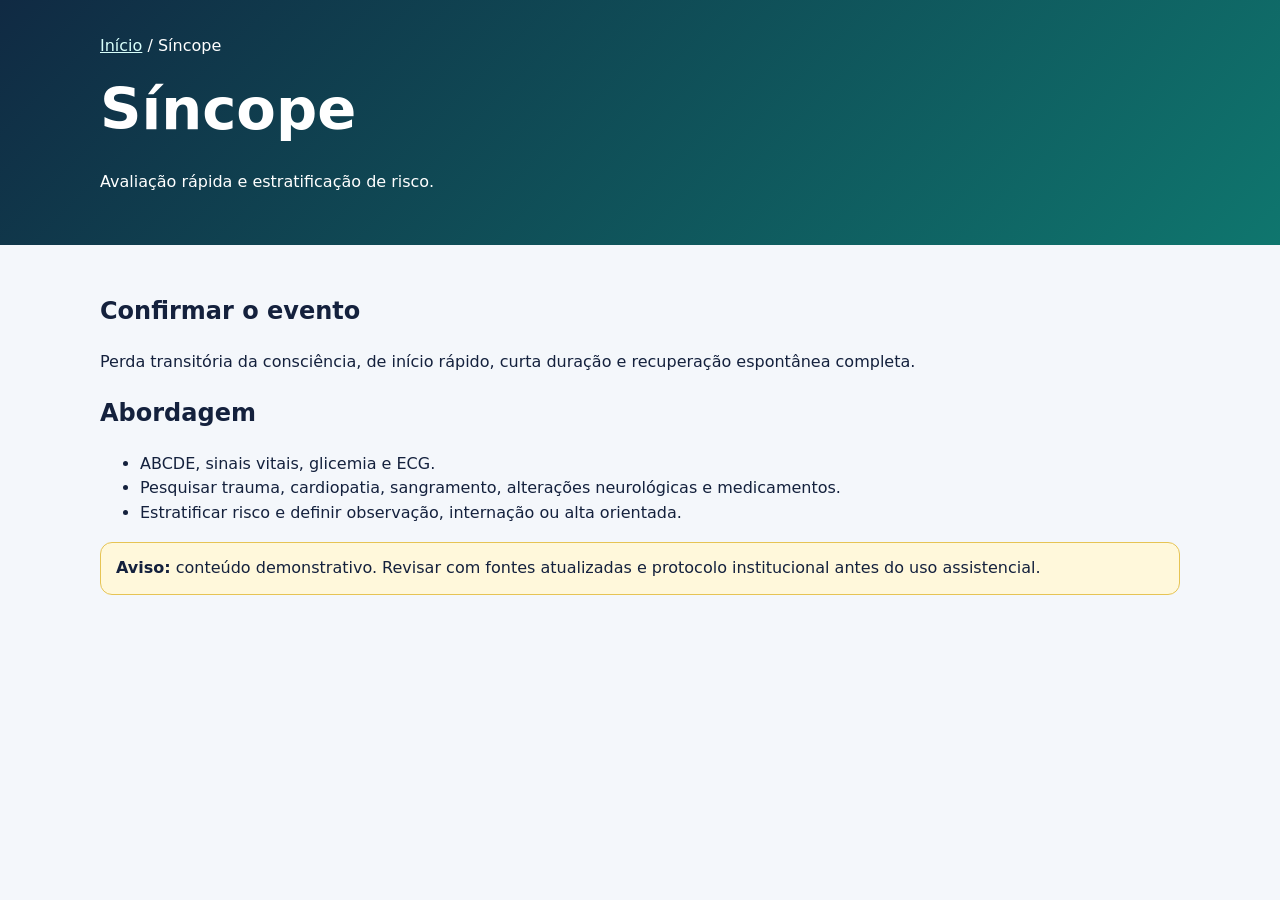
<file: protocolos/sincope.html>
<!DOCTYPE html>
<html lang="pt-BR">
<head>
  <meta charset="UTF-8">
  <meta name="viewport" content="width=device-width, initial-scale=1.0">
  <title>Síncope • PS Inteligente</title>
  <link rel="stylesheet" href="../assets/style.css">
</head>
<body>
  <header class="page-header">
    <div class="container">
      <div class="breadcrumbs"><a href="../index.html">Início</a> / Síncope</div>
      <h1>Síncope</h1>
      <p>Avaliação rápida e estratificação de risco.</p>
    </div>
  </header>
  <main class="container">
    <article class="content">
      
    <h2>Confirmar o evento</h2>
    <p>Perda transitória da consciência, de início rápido, curta duração e recuperação espontânea completa.</p>
    <h2>Abordagem</h2>
    <ul>
      <li>ABCDE, sinais vitais, glicemia e ECG.</li>
      <li>Pesquisar trauma, cardiopatia, sangramento, alterações neurológicas e medicamentos.</li>
      <li>Estratificar risco e definir observação, internação ou alta orientada.</li>
    </ul>
    
      <aside class="warning"><strong>Aviso:</strong> conteúdo demonstrativo. Revisar com fontes atualizadas e protocolo institucional antes do uso assistencial.</aside>
    </article>
  </main>
  <script src="../assets/script.js"></script>
</body>
</html>
</file>
<file: assets/style.css>
:root{
  --bg:#f4f7fb;--surface:#fff;--surface2:#eef4f8;--text:#14213d;
  --muted:#617085;--primary:#0f766e;--border:#d9e2ec;
  --shadow:0 10px 30px rgba(20,33,61,.08);
  --warning:#fff8db;--warning-border:#e6c454
}
*{box-sizing:border-box}
body{margin:0;font-family:Inter,system-ui,-apple-system,"Segoe UI",sans-serif;background:var(--bg);color:var(--text);line-height:1.55}
a{color:var(--primary)}
.container{width:min(1080px,calc(100% - 32px));margin:auto}
header{background:linear-gradient(135deg,#102a43,#0f766e);color:#fff;padding:34px 0}
h1{margin:6px 0 4px;font-size:clamp(2rem,5vw,3.6rem)}
.breadcrumbs a{color:#d8fffb}
main{padding:28px 0}
.grid{display:grid;grid-template-columns:repeat(auto-fit,minmax(240px,1fr));gap:16px}
.card,.panel{background:var(--surface);border:1px solid var(--border);border-radius:16px;box-shadow:var(--shadow)}
.card{padding:22px;text-decoration:none;color:var(--text)}
.card:hover{transform:translateY(-2px)}
.card p,.muted{color:var(--muted)}
.rx-layout{display:grid;grid-template-columns:minmax(300px,.9fr) minmax(340px,1.2fr);gap:20px;align-items:start}
.panel{padding:20px}
.group{padding:0 0 16px;margin:0 0 18px;border-bottom:1px solid var(--border)}
.group:last-child{border-bottom:0}
.option{display:flex;gap:10px;align-items:flex-start;margin:9px 0;cursor:pointer}
.option input{margin-top:5px;transform:scale(1.12)}
.option small{display:block;color:var(--muted)}
.field{width:100%;padding:10px 12px;margin-top:6px;border:1px solid var(--border);border-radius:10px;background:var(--bg);color:var(--text)}
.alert,.warning{background:var(--warning);border:1px solid var(--warning-border);border-radius:12px;padding:13px 15px}
.output{white-space:pre-wrap;min-height:650px;background:var(--surface2);border:1px solid var(--border);border-radius:12px;padding:18px;font-family:ui-monospace,SFMono-Regular,Menlo,monospace;font-size:.92rem}
.actions{display:flex;flex-wrap:wrap;gap:10px;margin-top:14px}
button{border:0;border-radius:10px;padding:11px 15px;font-weight:800;cursor:pointer}
.primary{background:var(--primary);color:#fff}
.secondary{background:var(--surface);color:var(--text);border:1px solid var(--border)}
footer{padding:22px 0;color:var(--muted)}
@media(max-width:850px){.rx-layout{grid-template-columns:1fr}.output{min-height:420px}}
@media print{
  header,.controls,.warning,.actions,footer{display:none!important}
  body{background:#fff;color:#000}
  .rx-layout{display:block}
  .panel{border:0;box-shadow:none;padding:0}
  .output{border:0;background:#fff;color:#000;min-height:auto;font-size:11pt}
}
</file>
